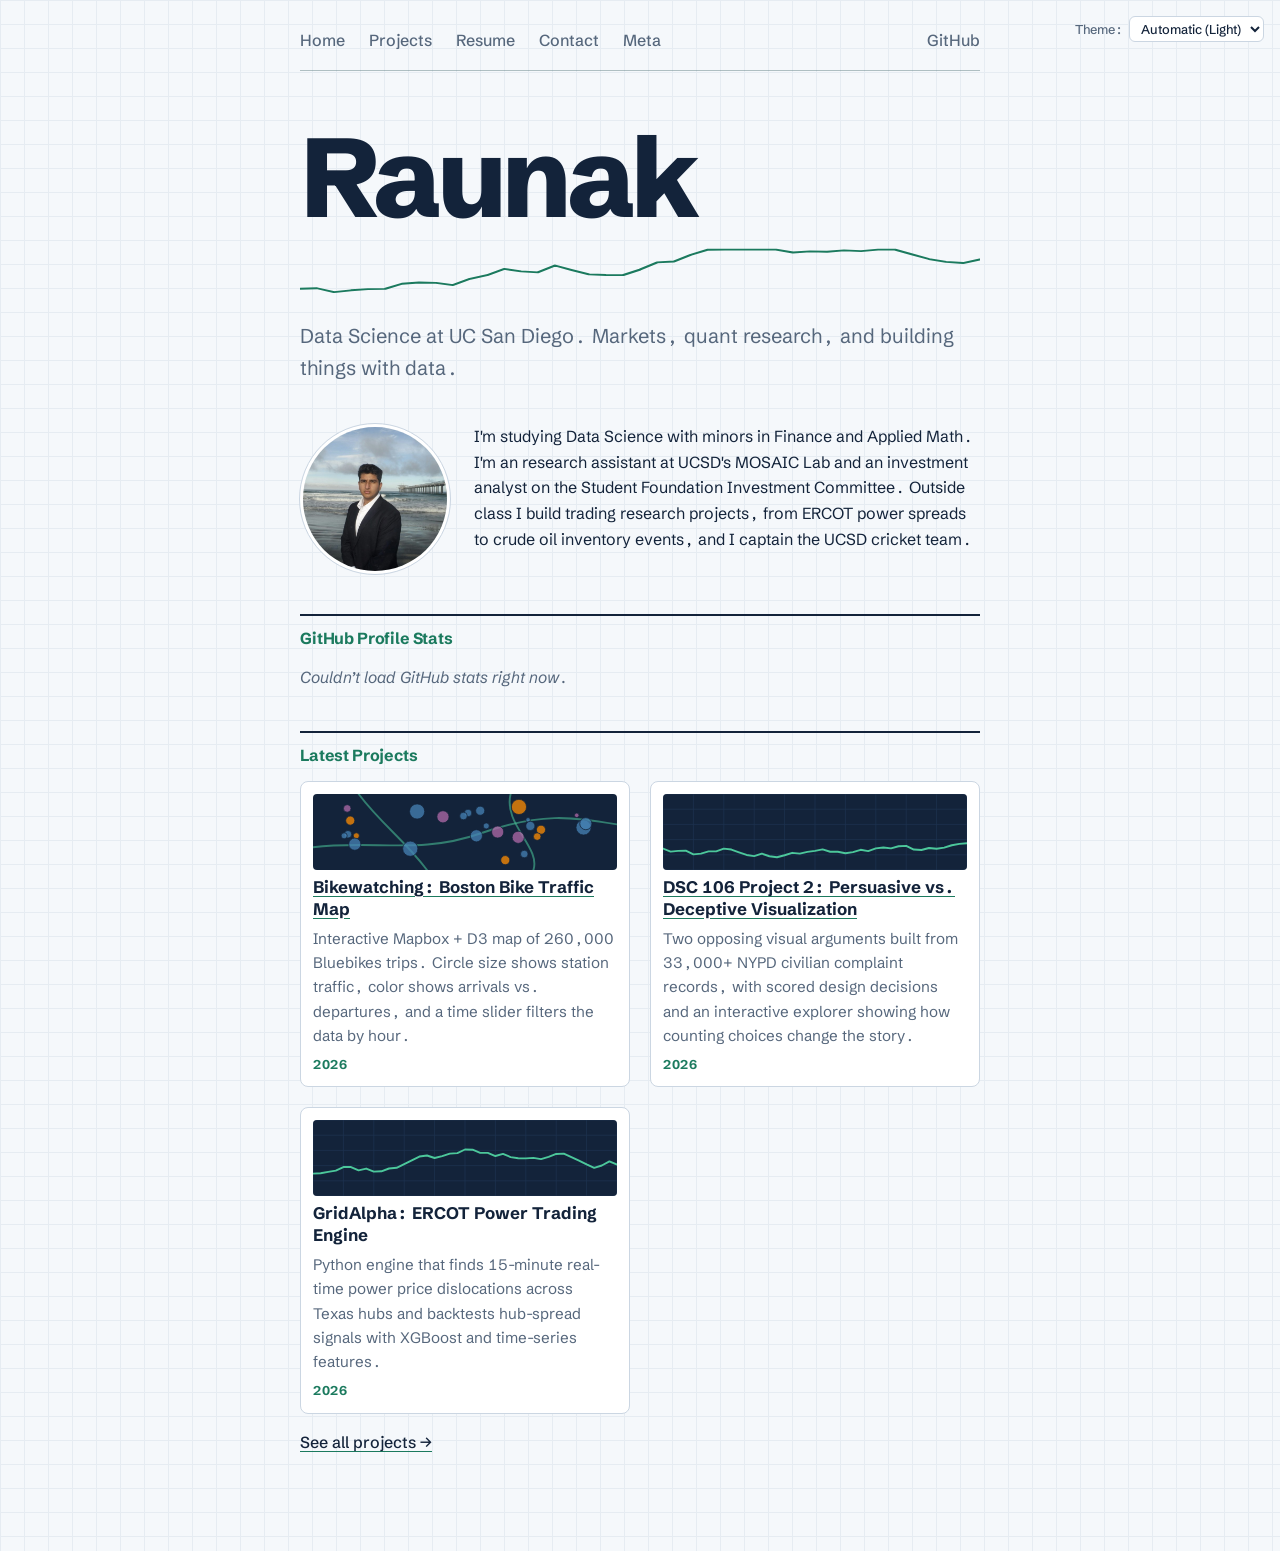
<file: index.html>
<!DOCTYPE html>
<html lang="en">
<head>
  <meta charset="UTF-8">
  <meta name="viewport" content="width=device-width, initial-scale=1.0">
  <title>Raunak: Personal site and portfolio</title>
  <link rel="preconnect" href="https://fonts.googleapis.com">
  <link rel="preconnect" href="https://fonts.gstatic.com" crossorigin>
  <link href="https://fonts.googleapis.com/css2?family=Schibsted+Grotesk:wght@400;500;700;800&display=swap" rel="stylesheet">
  <link rel="stylesheet" href="style.css">
  <script type="module" src="global.js"></script>
  <script type="module" src="index.js" defer></script>
</head>
<body>
  <main>
    <header class="hero">
      <h1>Raunak</h1>
      <svg class="spark" viewBox="0 0 400 60" preserveAspectRatio="none" aria-hidden="true">
        <polyline points="0,48.0 10,47.4 20,51.5 30,49.6 40,48.3 50,48.1 60,42.6 70,41.3 80,41.6 90,44.0 100,37.3 110,33.4 120,26.7 130,29.3 140,30.4 150,23.0 160,27.9 170,32.6 180,33.2 190,33.3 200,27.4 210,19.7 220,18.7 230,11.5 240,6.1 250,6.0 260,6.0 270,6.0 280,6.0 290,9.1 300,7.9 310,8.3 320,6.9 330,7.6 340,6.0 350,6.0 360,11.1 370,16.1 380,19.1 390,20.4 400,16.6" pathLength="1" />
      </svg>
      <p class="tagline">Data Science at UC San Diego. Markets, quant research, and building things with data.</p>
    </header>
    <div class="intro">
      <img src="me.jpg" alt="Raunak in a suit on the beach by Scripps Pier">
      <p>I'm studying Data Science with minors in Finance and Applied Math. I'm an research assistant at UCSD's MOSAIC Lab and an investment analyst on the Student Foundation Investment Committee. Outside class I build trading research projects, from ERCOT power spreads to crude oil inventory events, and I captain the UCSD cricket team.</p>
    </div>

    <section id="profile-stats" aria-live="polite">
      <h2>GitHub Profile Stats</h2>
      <p class="empty">Loading…</p>
    </section>

    <section class="latest">
      <h2>Latest Projects</h2>
      <div class="projects">
        <!-- Latest 3 projects are added here by index.js -->
      </div>
      <p class="see-all"><a href="projects.html">See all projects →</a></p>
    </section>
  </main>
</body>
</html>
</file>
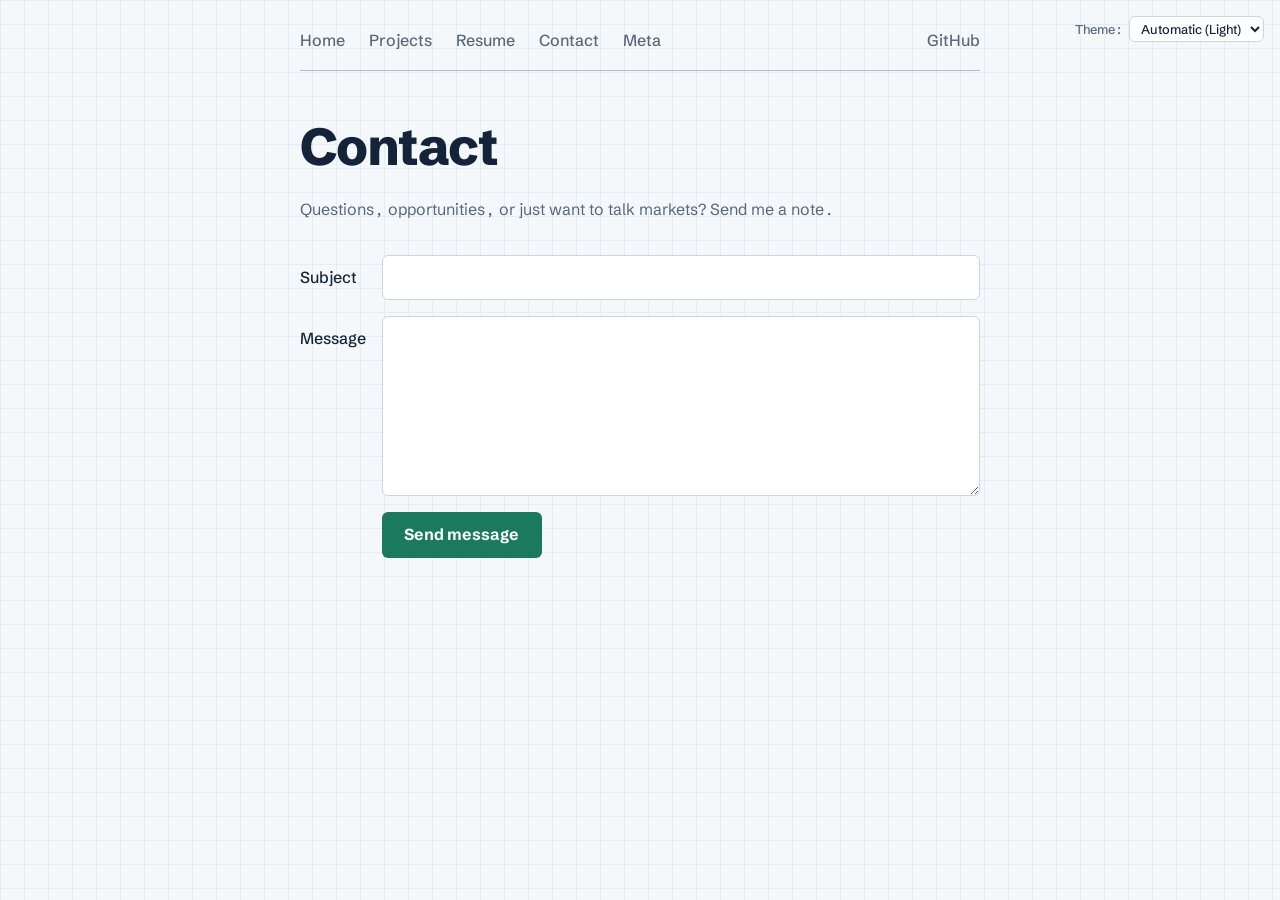
<file: contact.html>
<!DOCTYPE html>
<html lang="en">
<head>
  <meta charset="UTF-8">
  <meta name="viewport" content="width=device-width, initial-scale=1.0">
  <title>Contact | Raunak</title>
  <link rel="preconnect" href="https://fonts.googleapis.com">
  <link rel="preconnect" href="https://fonts.gstatic.com" crossorigin>
  <link href="https://fonts.googleapis.com/css2?family=Schibsted+Grotesk:wght@400;500;700;800&display=swap" rel="stylesheet">
  <link rel="stylesheet" href="style.css">
  <script type="module" src="global.js"></script>
</head>
<body>
  <main>
    <h1>Contact</h1>
    <p class="lede">Questions, opportunities, or just want to talk markets? Send me a note.</p>
    <form action="mailto:rsaluja@ucsd.edu">
      <label>Subject <input name="subject"></label>
      <label>Message <textarea name="body"></textarea></label>
      <button>Send message</button>
    </form>
  </main>
</body>
</html>
</file>
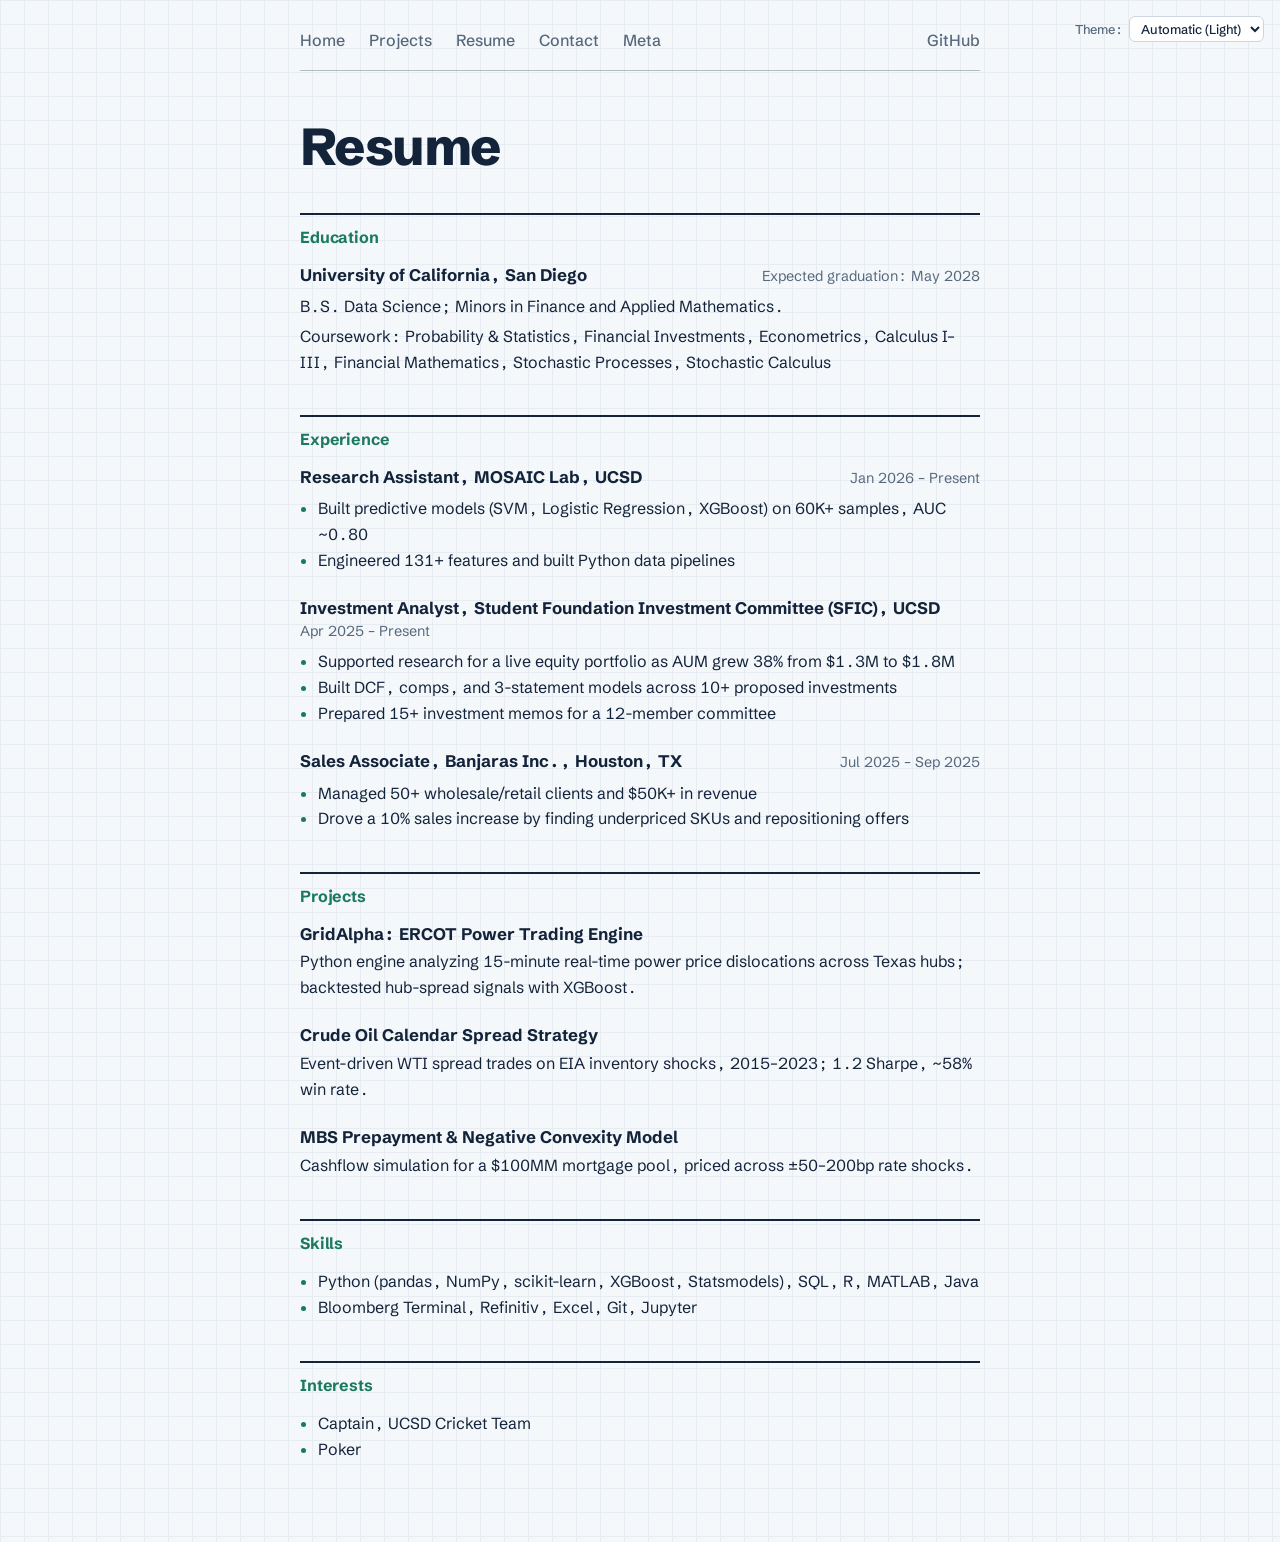
<file: resume.html>
<!DOCTYPE html>
<html lang="en">
<head>
  <meta charset="UTF-8">
  <meta name="viewport" content="width=device-width, initial-scale=1.0">
  <title>Resume | Raunak</title>
  <link rel="preconnect" href="https://fonts.googleapis.com">
  <link rel="preconnect" href="https://fonts.gstatic.com" crossorigin>
  <link href="https://fonts.googleapis.com/css2?family=Schibsted+Grotesk:wght@400;500;700;800&display=swap" rel="stylesheet">
  <link rel="stylesheet" href="style.css">
  <script type="module" src="global.js"></script>
</head>
<body>
  <main>
    <h1>Resume</h1>

    <section>
      <h2>Education</h2>
      <article>
        <header>
          <h3>University of California, San Diego</h3>
          <p>Expected graduation: <time datetime="2028-05">May 2028</time></p>
        </header>
        <p>B.S. Data Science; Minors in Finance and Applied Mathematics.</p>
        <p>Coursework: Probability &amp; Statistics, Financial Investments, Econometrics, Calculus I–III, Financial Mathematics, Stochastic Processes, Stochastic Calculus</p>
      </article>
    </section>

    <section>
      <h2>Experience</h2>
      <article>
        <header>
          <h3>Research Assistant, MOSAIC Lab, UCSD</h3>
          <p><time datetime="2026-01">Jan 2026</time> – Present</p>
        </header>
        <ul>
          <li>Built predictive models (SVM, Logistic Regression, XGBoost) on 60K+ samples, AUC ~0.80</li>
          <li>Engineered 131+ features and built Python data pipelines</li>
        </ul>
      </article>
      <article>
        <header>
          <h3>Investment Analyst, Student Foundation Investment Committee (SFIC), UCSD</h3>
          <p><time datetime="2025-04">Apr 2025</time> – Present</p>
        </header>
        <ul>
          <li>Supported research for a live equity portfolio as AUM grew 38% from $1.3M to $1.8M</li>
          <li>Built DCF, comps, and 3-statement models across 10+ proposed investments</li>
          <li>Prepared 15+ investment memos for a 12-member committee</li>
        </ul>
      </article>
      <article>
        <header>
          <h3>Sales Associate, Banjaras Inc., Houston, TX</h3>
          <p><time datetime="2025-07">Jul 2025</time> – <time datetime="2025-09">Sep 2025</time></p>
        </header>
        <ul>
          <li>Managed 50+ wholesale/retail clients and $50K+ in revenue</li>
          <li>Drove a 10% sales increase by finding underpriced SKUs and repositioning offers</li>
        </ul>
      </article>
    </section>

    <section>
      <h2>Projects</h2>
      <article>
        <h3>GridAlpha: ERCOT Power Trading Engine</h3>
        <p>Python engine analyzing 15-minute real-time power price dislocations across Texas hubs; backtested hub-spread signals with XGBoost.</p>
      </article>
      <article>
        <h3>Crude Oil Calendar Spread Strategy</h3>
        <p>Event-driven WTI spread trades on EIA inventory shocks, 2015–2023; 1.2 Sharpe, ~58% win rate.</p>
      </article>
      <article>
        <h3>MBS Prepayment &amp; Negative Convexity Model</h3>
        <p>Cashflow simulation for a $100MM mortgage pool, priced across ±50–200bp rate shocks.</p>
      </article>
    </section>

    <section>
      <h2>Skills</h2>
      <ul>
        <li>Python (pandas, NumPy, scikit-learn, XGBoost, Statsmodels), SQL, R, MATLAB, Java</li>
        <li>Bloomberg Terminal, Refinitiv, Excel, Git, Jupyter</li>
      </ul>
    </section>

    <section>
      <h2>Interests</h2>
      <ul>
        <li>Captain, UCSD Cricket Team</li>
        <li>Poker</li>
      </ul>
    </section>
  </main>
</body>
</html>
</file>
<file: style.css>
html {
  color-scheme: light dark;
  --paper: light-dark(#F5F8FB, #0F1826);
  --grid: light-dark(#E6ECF2, #162236);
  --ink: light-dark(#13233A, #E6EDF5);
  --muted: light-dark(#56677C, #97A7BB);
  --accent: light-dark(#1B7A5E, #4CC79B);
  --line: light-dark(#CBD6E2, #2B3B53);
  --field: light-dark(#FFFFFF, #142034);
}

html {
  background-color: var(--paper);
  background-image:
    linear-gradient(var(--grid) 1px, transparent 1px),
    linear-gradient(90deg, var(--grid) 1px, transparent 1px);
  background-size: 24px 24px;
}

body {
  font: 100%/1.6 "Schibsted Grotesk", system-ui, sans-serif;
  font-variant-numeric: tabular-nums;
  color: var(--ink);
  max-width: 68ch;
  margin: 0 auto;
  padding: 1.5rem 1.25rem 5rem;
}

img {
  max-width: 100%;
  height: auto;
}

a {
  color: inherit;
  text-decoration-color: var(--accent);
  text-underline-offset: 0.2em;
}

a:focus-visible,
input:focus-visible,
textarea:focus-visible,
select:focus-visible,
button:focus-visible {
  outline: 2px solid var(--accent);
  outline-offset: 2px;
}

nav {
  --border-color: oklch(50% 10% 200 / 40%);
  display: flex;
  flex-wrap: wrap;
  gap: 0.25rem 1.5rem;
  padding-bottom: 0.75rem;
  margin-bottom: 3rem;
  border-bottom: 1px solid var(--border-color);
}

nav a {
  text-decoration: none;
  color: var(--muted);
  font-weight: 500;
  padding: 0.25rem 0;
}

nav a:hover {
  color: var(--ink);
}

nav a.current {
  color: var(--ink);
  box-shadow: inset 0 -2px var(--accent);
}

nav a:last-child {
  margin-left: auto;
}

h1 {
  font-size: clamp(2.25rem, 7vw, 3.25rem);
  font-weight: 800;
  line-height: 1.05;
  letter-spacing: -0.03em;
  margin: 0 0 1.5rem;
}

h2 {
  font-size: 1.25rem;
  line-height: 1.3;
  letter-spacing: -0.01em;
}

h3 {
  font-size: 1.05rem;
  line-height: 1.35;
  margin: 0;
}

.hero h1 {
  font-size: clamp(3.5rem, 16vw, 7rem);
  letter-spacing: -0.05em;
  margin: 0;
}

.spark {
  display: block;
  width: 100%;
  height: 3.5rem;
  margin: 0.5rem 0 1.25rem;
}

.spark polyline {
  fill: none;
  stroke: var(--accent);
  stroke-width: 2;
  stroke-linejoin: round;
  stroke-linecap: round;
  stroke-dasharray: 1;
  stroke-dashoffset: 1;
  animation: draw 1.6s ease-out 0.2s forwards;
}

@keyframes draw {
  to { stroke-dashoffset: 0; }
}

.tagline {
  font-size: 1.25rem;
  color: var(--muted);
  margin: 0 0 2.5rem;
}

.intro {
  display: flex;
  gap: 1.5rem;
  align-items: flex-start;
}

.intro img {
  flex: none;
  width: 9rem;
  aspect-ratio: 1;
  object-fit: cover;
  border-radius: 50%;
  border: 3px solid var(--field);
  outline: 1px solid var(--line);
}

.intro p {
  margin: 0;
}

.projects {
  display: grid;
  grid-template-columns: repeat(auto-fill, minmax(15em, 1fr));
  gap: 1.25rem;
}

.projects article {
  display: grid;
  grid-template-rows: subgrid;
  grid-row: span 3;
  gap: 0.4rem;
  margin: 0;
  padding: 0.75rem;
  background: var(--field);
  border: 1px solid var(--line);
  border-radius: 8px;
}

.projects img {
  width: 100%;
  aspect-ratio: 4 / 1;
  object-fit: cover;
  border-radius: 4px;
}

.projects h2,
.projects h3 {
  margin: 0;
  font-size: 1.05rem;
  line-height: 1.3;
}

.projects p {
  margin: 0;
  color: var(--muted);
  font-size: 0.95rem;
}

.projects .year {
  font-size: 0.8rem;
  font-weight: 700;
  color: var(--accent);
  letter-spacing: 0.04em;
}

.empty {
  color: var(--muted);
  font-style: italic;
}

.see-all {
  margin-top: 1rem;
  font-weight: 500;
}

#profile-stats dl {
  display: grid;
  grid-template-columns: repeat(4, 1fr);
  margin: 0;
  padding: 1rem;
  background: var(--field);
  border: 1px solid var(--line);
  border-radius: 8px;
  text-align: center;
}

#profile-stats dt {
  grid-row: 1;
  font-size: 0.75rem;
  font-weight: 700;
  text-transform: uppercase;
  letter-spacing: 0.06em;
  color: var(--muted);
}

#profile-stats dd {
  grid-row: 2;
  margin: 0;
  font-size: 2rem;
  font-weight: 800;
  color: var(--accent);
}

section {
  margin-top: 2.5rem;
}

section > h2 {
  color: var(--accent);
  font-size: 1rem;
  font-weight: 700;
  padding-top: 0.75rem;
  border-top: 2px solid var(--ink);
  margin: 0 0 1rem;
}

section article {
  margin-bottom: 1.5rem;
}

article header {
  display: flex;
  flex-wrap: wrap;
  justify-content: space-between;
  align-items: baseline;
  gap: 0 1rem;
  margin-bottom: 0.4rem;
}

article header p {
  margin: 0;
  color: var(--muted);
  font-size: 0.9rem;
  white-space: nowrap;
}

section article > p {
  margin: 0.25rem 0;
}

section article > h3 + p {
  margin-top: 0.25rem;
}

section ul {
  margin: 0.25rem 0 0;
  padding-left: 1.1rem;
}

li::marker {
  color: var(--accent);
}

.lede {
  color: var(--muted);
  margin-bottom: 2rem;
}

form {
  display: grid;
  grid-template-columns: auto 1fr;
  gap: 1rem;
}

label {
  display: grid;
  grid-template-columns: subgrid;
  grid-column: 1 / -1;
  align-items: baseline;
  font-weight: 500;
}

input,
textarea,
select,
button {
  font: inherit;
}

input,
textarea {
  color: var(--ink);
  background: var(--field);
  border: 1px solid var(--line);
  border-radius: 6px;
  padding: 0.55rem 0.75rem;
}

textarea {
  min-height: 10rem;
  resize: vertical;
}

button {
  grid-column: 2;
  justify-self: start;
  background: var(--accent);
  color: var(--paper);
  font-weight: 700;
  border: none;
  border-radius: 6px;
  padding: 0.65rem 1.4rem;
  cursor: pointer;
}

button:hover {
  filter: brightness(1.1);
}

.color-scheme {
  position: absolute;
  top: 1rem;
  right: 1rem;
  font-size: 80%;
  display: flex;
  gap: 0.4rem;
  align-items: center;
  color: var(--muted);
}

.color-scheme select {
  color: var(--ink);
  background: var(--field);
  border: 1px solid var(--line);
  border-radius: 6px;
  padding: 0.2rem 0.4rem;
}

@media (max-width: 60rem) {
  body {
    padding-top: 3.5rem;
  }
}

@media (max-width: 34rem) {
  nav a:last-child {
    margin-left: 0;
  }

  .intro {
    flex-direction: column;
  }

  form {
    grid-template-columns: 1fr;
  }

  label {
    gap: 0.35rem;
  }

  button {
    grid-column: 1;
  }
}

@media (prefers-reduced-motion: reduce) {
  .spark polyline {
    animation: none;
    stroke-dashoffset: 0;
  }
}

.project-info {
  display: grid;
  gap: 0.35rem;
  align-content: start;
}

.container {
  display: flex;
  align-items: center;
  gap: 2rem;
  margin-block: 1rem 1.5rem;
}

#projects-pie-plot {
  max-width: 12em;
  flex-shrink: 0;
  overflow: visible;
}

#projects-pie-plot path {
  fill: var(--color);
  stroke: var(--paper);
  stroke-width: 0.6;
  cursor: pointer;
  transition: 300ms;
  outline: none;
}

#projects-pie-plot:has(path:hover, path:focus-visible) path:not(:hover, :focus-visible) {
  opacity: 0.5;
}

#projects-pie-plot path:focus-visible {
  stroke: var(--ink);
  stroke-width: 1.2;
}

.selected {
  --color: oklch(60% 45% 0) !important;
}

.selected:is(path) {
  fill: var(--color);
}

.legend {
  flex: 1;
  display: grid;
  grid-template-columns: repeat(auto-fill, minmax(8em, 1fr));
  gap: 0.75rem;
  list-style: none;
  margin: 0;
  padding: 1rem;
  border: 1px solid var(--line);
  border-radius: 8px;
  background: var(--field);
}

.legend-item button {
  display: flex;
  align-items: center;
  gap: 0.4rem;
  width: 100%;
  padding: 0.2rem 0.3rem;
  font: inherit;
  color: inherit;
  background: none;
  border: none;
  border-radius: 4px;
  cursor: pointer;
  text-align: left;
}

.legend-item button:hover {
  background: color-mix(in oklch, var(--color) 15%, transparent);
}

.legend-item.selected button {
  font-weight: 700;
}

.legend-item em {
  color: var(--muted);
  font-style: normal;
}

.legend-empty {
  color: var(--muted);
  font-style: italic;
}

.swatch {
  display: inline-block;
  width: 1em;
  aspect-ratio: 1 / 1;
  border-radius: 50%;
  background: var(--color);
  flex-shrink: 0;
}

.searchBar {
  width: 100%;
  box-sizing: border-box;
  font: inherit;
  color: var(--ink);
  background: var(--field);
  border: 1px solid var(--line);
  border-radius: 8px;
  padding: 0.6rem 0.9rem;
}

.filter-status {
  min-height: 1.4em;
  margin: 0.5rem 0 1rem;
  font-size: 0.9rem;
  color: var(--muted);
}

@media (max-width: 520px) {
  .container {
    flex-direction: column;
    align-items: stretch;
  }
  #projects-pie-plot {
    align-self: center;
  }
}

.meta-intro {
  color: var(--muted);
  margin-top: -0.5rem;
}

.meta-h2 {
  margin-top: 2.5rem;
  font-size: 1.15rem;
}

.chart-hint {
  color: var(--muted);
  font-size: 0.9rem;
  margin: 0 0 0.5rem;
}

dl.stats {
  display: grid;
  grid-auto-flow: column;
  grid-auto-columns: 1fr;
  gap: 0.15rem 1rem;
  margin: 0;
  padding: 1rem;
  background: var(--field);
  border: 1px solid var(--line);
  border-radius: 8px;
  text-align: center;
}

dl.stats:empty {
  display: none;
}

dl.stats dt {
  grid-row: 1;
  font-size: 0.72rem;
  font-weight: 700;
  text-transform: uppercase;
  letter-spacing: 0.06em;
  color: var(--muted);
}

dl.stats dd {
  grid-row: 2;
  margin: 0;
  font-size: 1.6rem;
  font-weight: 800;
  color: var(--accent);
}

dl.stats dd span {
  display: block;
  font-size: 0.8rem;
  font-weight: 500;
  color: var(--muted);
}

dl.stats abbr {
  text-decoration: none;
}

#chart svg {
  width: 100%;
  height: auto;
}

#chart circle {
  fill: var(--accent);
  transition: 200ms;
  transform-origin: center;
  transform-box: fill-box;
  outline: none;
}

#chart circle:hover,
#chart circle:focus-visible {
  transform: scale(1.5);
}

#chart circle.selected {
  fill: #ff6b6b;
}

.gridlines .domain {
  display: none;
}

.gridlines .tick line {
  stroke-opacity: 0.3;
}

.axis text {
  fill: var(--muted);
  font-size: 18px;
}

.axis path,
.axis line {
  stroke: var(--line);
}

@keyframes marching-ants {
  to {
    stroke-dashoffset: -8;
  }
}

.selection {
  fill: var(--accent);
  fill-opacity: 0.1;
  stroke: var(--ink);
  stroke-opacity: 0.7;
  stroke-dasharray: 5 3;
  animation: marching-ants 2s linear infinite;
}

#selection-count {
  margin: 1rem 0 0.5rem;
  font-weight: 700;
}

dl.info {
  display: grid;
  grid-template-columns: auto 1fr;
  gap: 0.2rem 0.8rem;
  margin: 0;
  transition-duration: 500ms;
  transition-property: opacity, visibility;
}

dl.info dt {
  color: var(--muted);
  font-size: 0.8rem;
  font-weight: 500;
}

dl.info dd {
  margin: 0;
  font-weight: 700;
  font-size: 0.9rem;
}

dl.info[hidden]:not(:hover, :focus-within) {
  opacity: 0;
  visibility: hidden;
}

.tooltip {
  position: fixed;
  top: 1em;
  left: 1em;
  z-index: 10;
  max-width: 18rem;
  padding: 0.75rem 1rem;
  background: color-mix(in oklch, var(--field) 85%, transparent);
  backdrop-filter: blur(6px);
  border: 1px solid var(--line);
  border-radius: 8px;
  box-shadow: 0 4px 14px rgb(0 0 0 / 0.15);
  pointer-events: none;
}

.tooltip a {
  pointer-events: auto;
}

@media (prefers-reduced-motion: reduce) {
  .selection {
    animation: none;
  }
}

body.meta-page {
  max-width: min(120ch, 100%);
}

#chart circle {
  fill-opacity: 0.7;
  transition: all 200ms, r calc(var(--r) * 20ms) ease-out;
}

#chart circle:hover,
#chart circle:focus-visible {
  fill-opacity: 1;
}

@starting-style {
  #chart circle {
    r: 0;
  }
}

.scrolly {
  position: relative;
  display: flex;
  gap: 2rem;
  align-items: flex-start;
}

.story {
  flex: 1;
  min-width: 0;
}

.sticky-panel {
  flex: 1.6;
  min-width: 0;
  position: sticky;
  top: 1rem;
}

.step {
  min-height: 55vh;
  padding: 1rem 0 0 1rem;
  border-left: 3px solid var(--line);
  color: var(--muted);
  transition: color 200ms, border-color 200ms;
}

.step:first-child {
  margin-top: 20vh;
}

.step:last-child {
  min-height: 70vh;
}

.step p {
  margin: 0 0 0.5rem;
}

.step-date {
  font-size: 0.85rem;
  font-weight: 700;
  color: var(--muted);
}

.step.is-active {
  color: var(--ink);
  border-left-color: var(--accent);
}

.time-filter {
  display: flex;
  flex-wrap: wrap;
  align-items: baseline;
  gap: 0.5rem 0.75rem;
  margin-bottom: 0.5rem;
  font-weight: 600;
}

.time-filter label {
  white-space: nowrap;
}

#commit-progress {
  flex: 1;
  min-width: 8rem;
  margin: 0;
  padding: 0;
  border: none;
  background: none;
  box-shadow: none;
  accent-color: var(--accent);
}

#commit-time {
  margin-left: auto;
  font-variant-numeric: tabular-nums;
  color: var(--muted);
  font-weight: 500;
}

#files-plot {
  max-height: calc(100vh - 2rem);
  overflow-y: auto;
}

#files {
  display: grid;
  grid-template-columns: minmax(9rem, 1fr) 4fr;
  gap: 0.6rem 1rem;
  margin: 0;
}

#files > div {
  grid-column: 1 / -1;
  display: grid;
  grid-template-columns: subgrid;
}

#files dt {
  grid-column: 1;
  overflow-wrap: anywhere;
}

#files dt code {
  font-size: 0.85rem;
}

#files dt small {
  display: block;
  font-size: 0.75rem;
  color: var(--muted);
}

#files dd {
  grid-column: 2;
  display: flex;
  flex-wrap: wrap;
  align-items: start;
  align-content: start;
  gap: 0.15em;
  padding-top: 0.4em;
  margin-left: 0;
}

.loc {
  display: flex;
  width: 0.5em;
  aspect-ratio: 1;
  background: var(--color);
  border-radius: 50%;
  transition: transform 300ms;
}

@starting-style {
  .loc {
    transform: scale(0);
  }
}

.type-legend {
  display: flex;
  flex-wrap: wrap;
  gap: 1rem;
  list-style: none;
  margin: 0 0 1rem;
  padding: 0.6rem 0.9rem;
  border: 1px solid var(--line);
  border-radius: 8px;
  background: var(--field);
  font-size: 0.85rem;
  font-weight: 600;
}

.type-legend li {
  display: flex;
  align-items: center;
  gap: 0.35rem;
}

@media (prefers-reduced-motion: reduce) {
  #chart circle,
  .loc,
  .step {
    transition: none;
  }
}

@media (max-width: 760px) {
  .scrolly {
    flex-direction: column;
  }

  .sticky-panel {
    order: -1;
    width: 100%;
    top: 0;
    z-index: 2;
    background: var(--paper);
    padding-block: 0.5rem;
  }

  #files-plot {
    max-height: 50vh;
  }

  .step {
    min-height: 40vh;
  }
}
</file>
